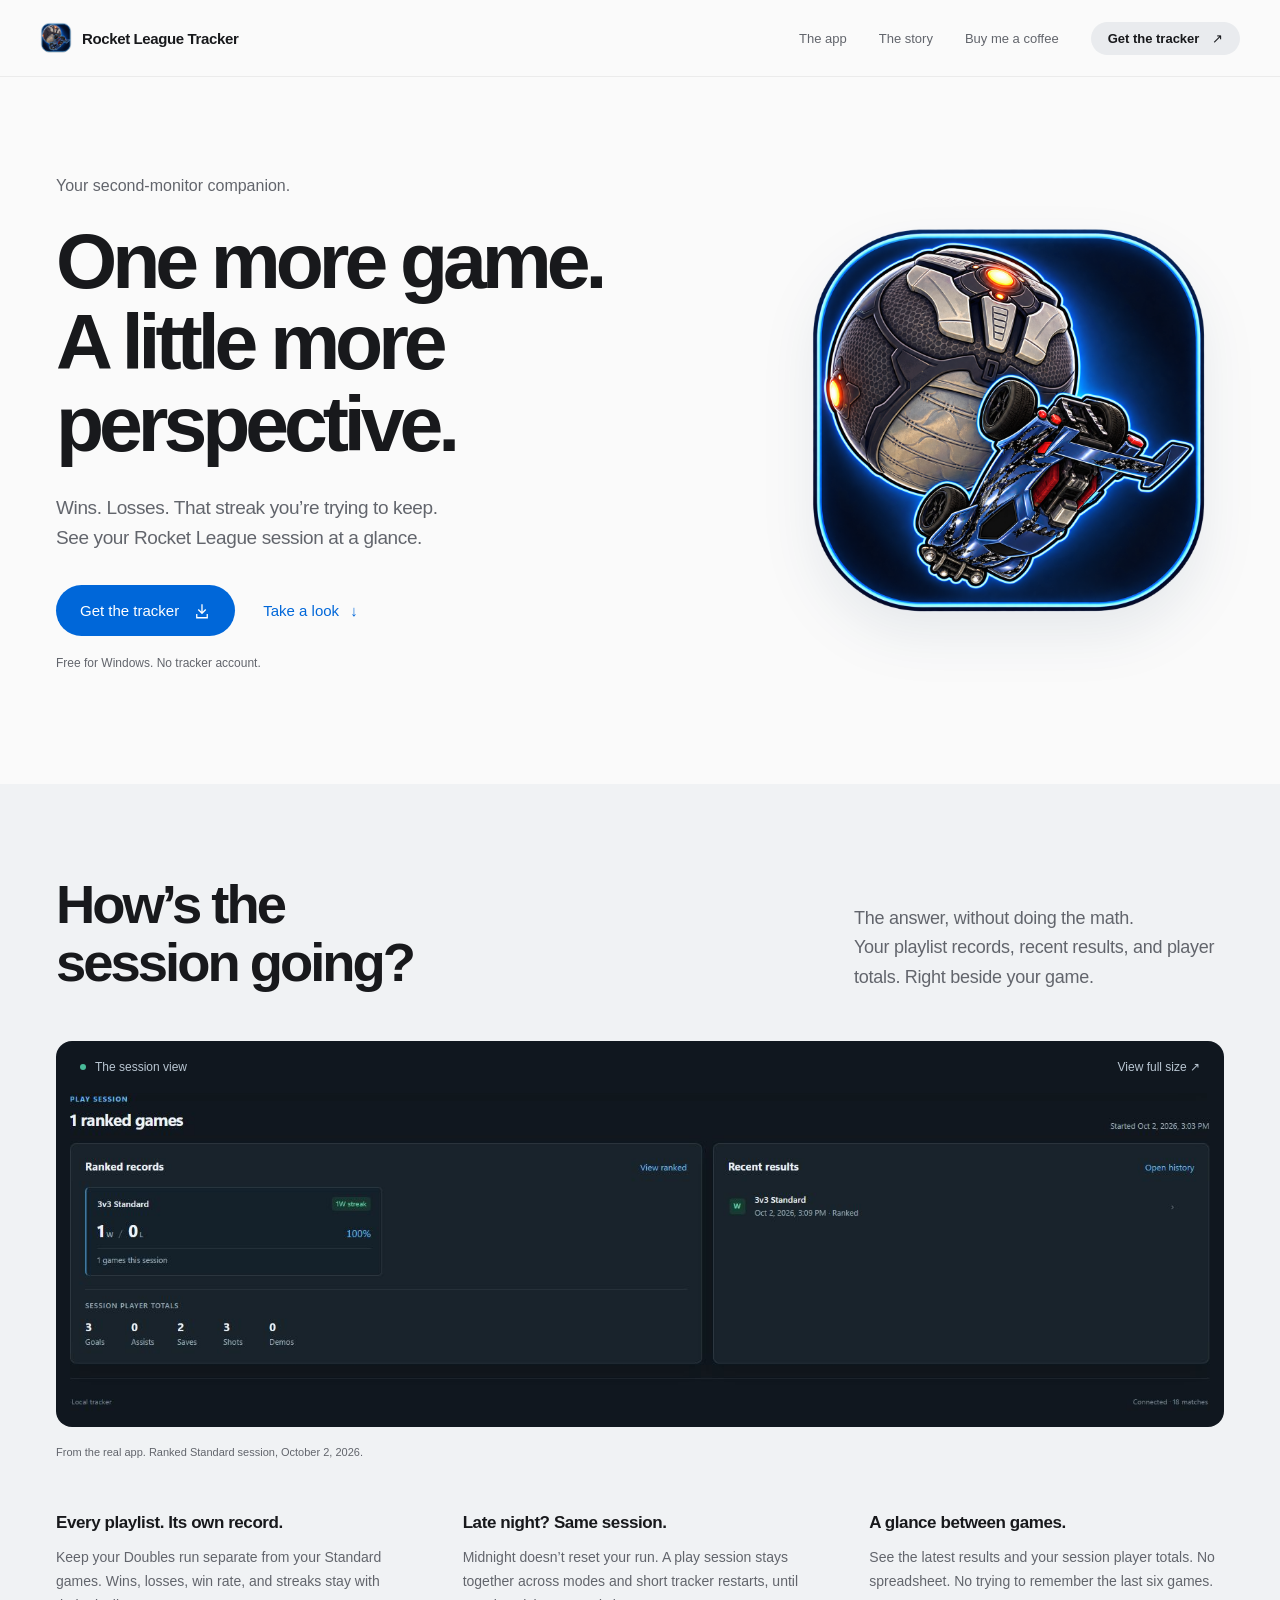
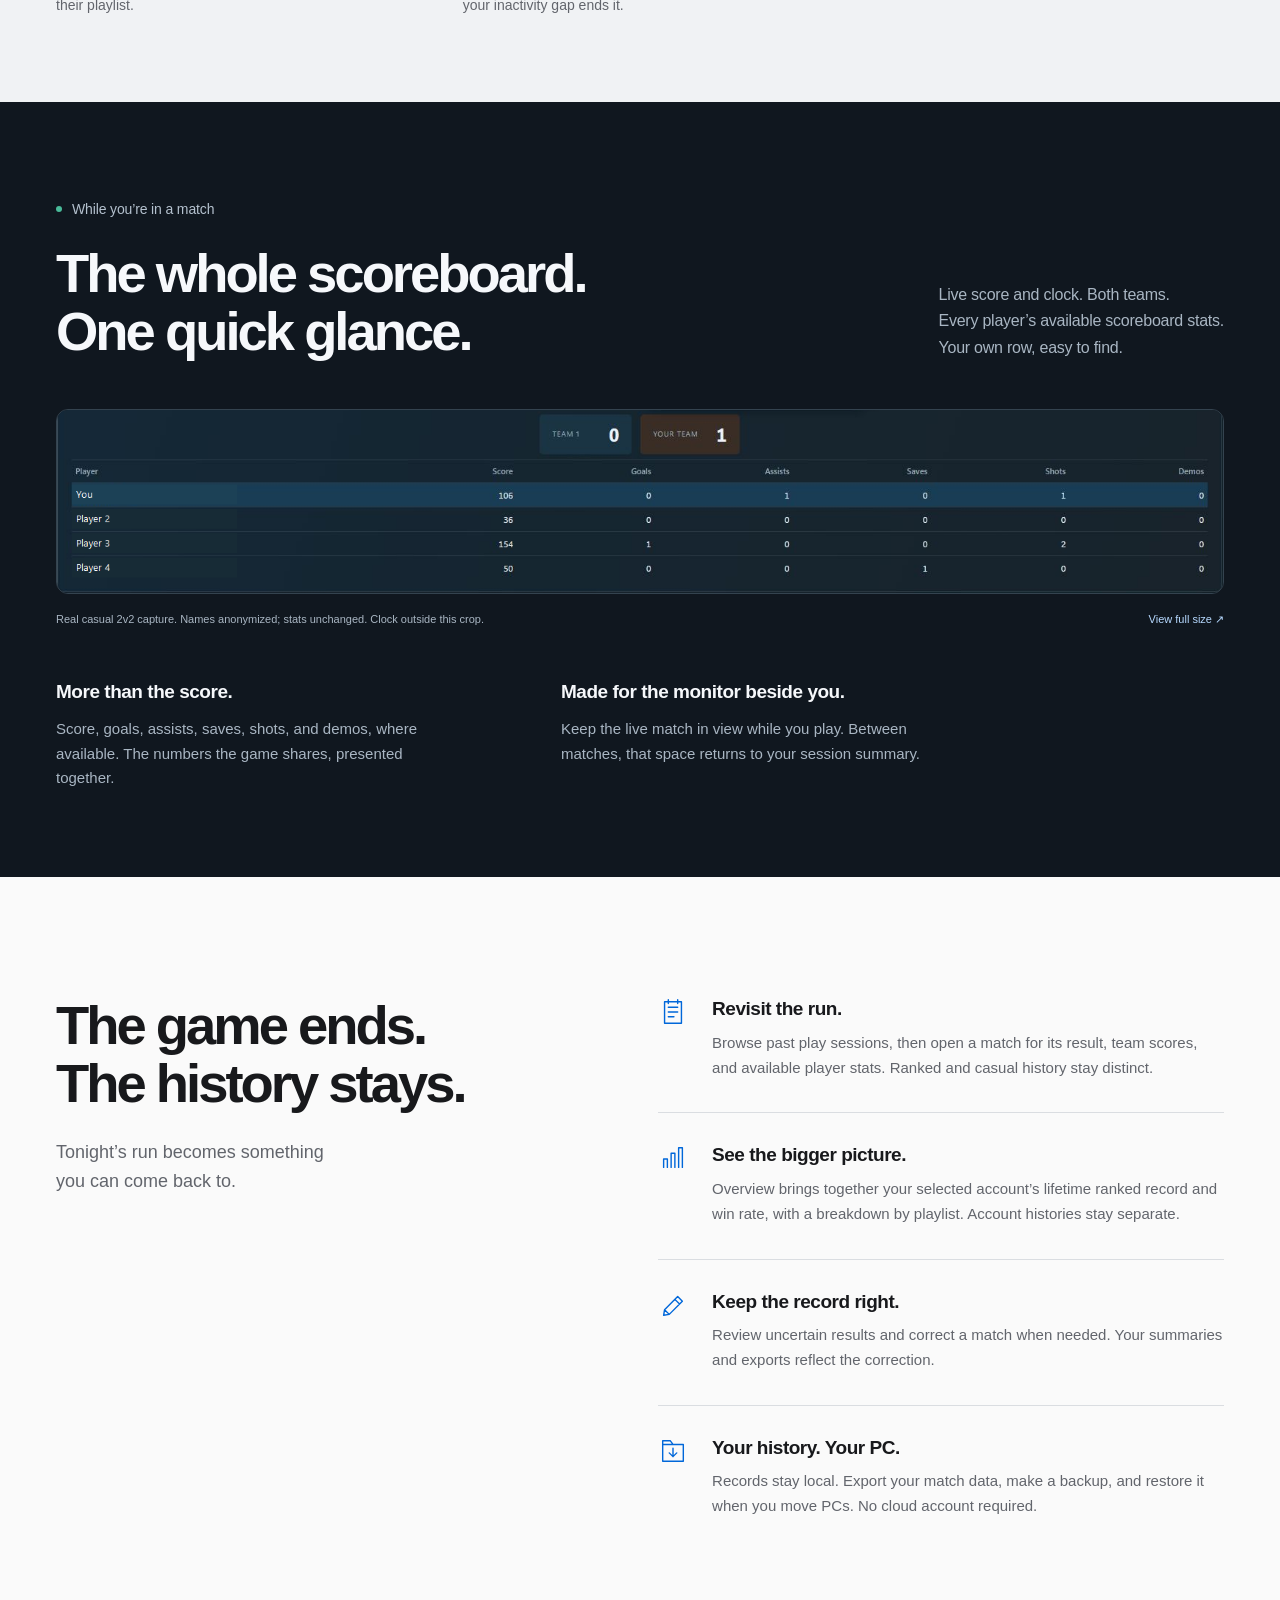
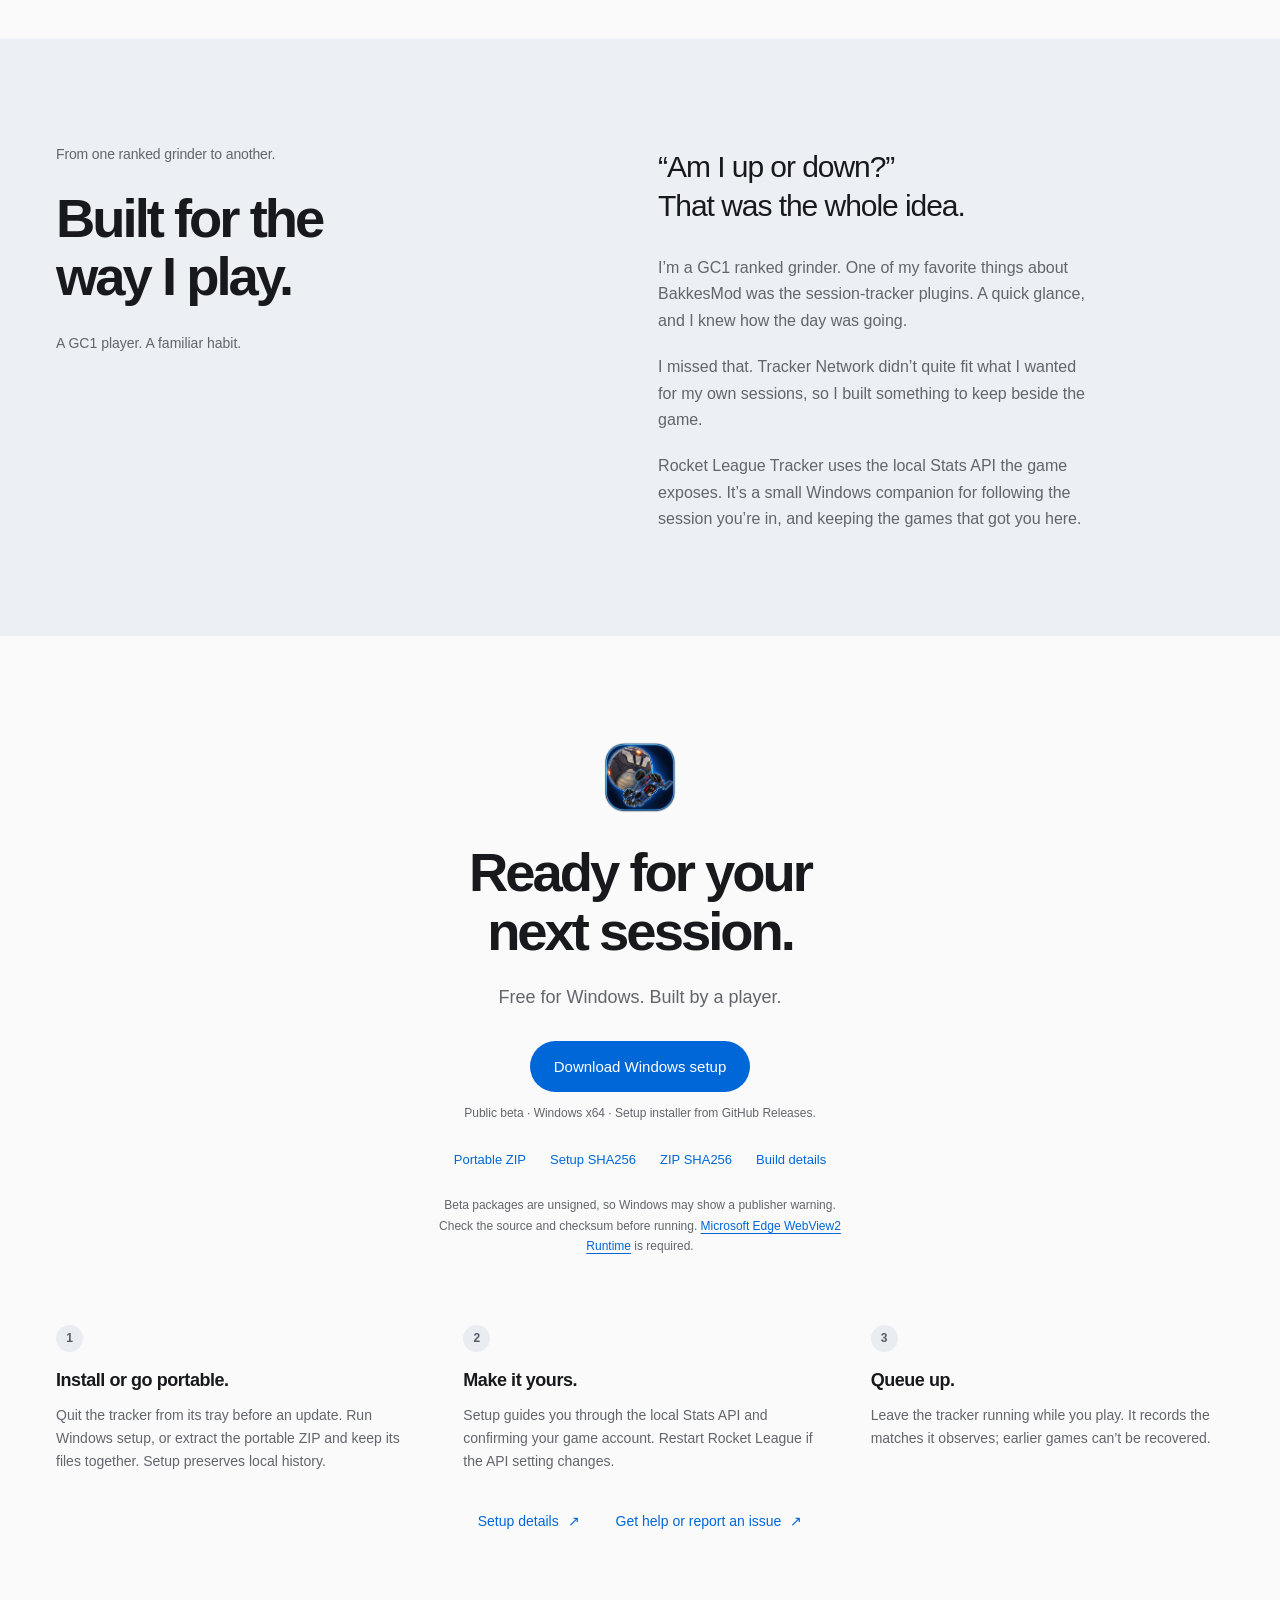
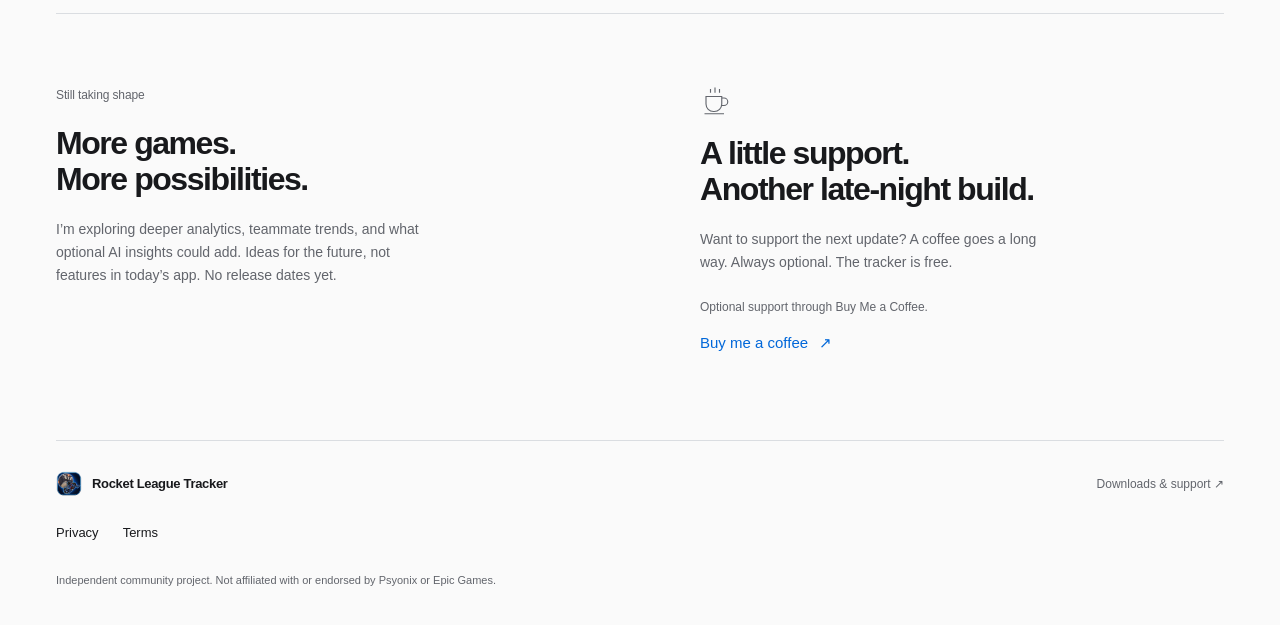
<file: website/index.html>
<!doctype html>
<html lang="en">
<head>
  <meta charset="utf-8">
  <meta name="viewport" content="width=device-width, initial-scale=1">
  <meta name="description" content="For the one-more-game kind of player. A free Windows companion for Rocket League: session records, live scoreboard stats, and a history that stays yours.">
  <meta name="theme-color" content="#fafafa">
  <title>Rocket League Tracker | One more game. A little more perspective.</title>
  <link rel="icon" href="assets/tracker.ico">
  <link rel="stylesheet" href="styles.css">
  <script src="config.js" defer></script>
  <script src="site.js" defer></script>
</head>
<body>
  <a class="skip" href="#main">Skip to content</a>
  <header class="navigation">
    <div class="nav-inner">
      <a class="brand" href="#" aria-label="Rocket League Tracker home"><img src="assets/tracker.png" width="32" height="32" alt=""><span>Rocket League Tracker</span></a>
      <nav aria-label="Main navigation"><a href="#features">The app</a><a href="#story">The story</a><a class="nav-support" id="header-support-link" hidden>Buy me a coffee</a><a class="nav-download" href="#download">Get the tracker <span aria-hidden="true">↗</span></a></nav>
    </div>
  </header>
  <main id="main">
    <section class="hero wrap" aria-labelledby="hero-title">
      <div class="hero-copy">
        <p class="product-name">Your second-monitor companion.</p>
        <h1 id="hero-title">One more game.<br>A little more<br>perspective.</h1>
        <p class="intro">Wins. Losses. That streak you’re trying to keep.<br class="desktop-break"> See your Rocket League session at a glance.</p>
        <div class="hero-actions"><a class="button" href="#download">Get the tracker <svg viewBox="0 0 24 24" width="18" height="18" fill="none" stroke="currentColor" stroke-width="1.7" aria-hidden="true"><path d="M12 3v12m-5-5 5 5 5-5M5 16v5h14v-5"/></svg></a><a class="text-link" href="#features">Take a look <span aria-hidden="true">↓</span></a></div>
        <p class="platform">Free for Windows. No tracker account.</p>
      </div>
      <div class="hero-art"><img src="assets/tracker.png" width="1280" height="1280" fetchpriority="high" alt="Rocket League Tracker icon: a blue car flying toward a metallic ball."></div>
    </section>
    <section class="session-section" id="features" aria-labelledby="session-title">
      <div class="wrap">
        <div class="section-heading"><h2 id="session-title">How’s the<br>session going?</h2><p>The answer, without doing the math.<br>Your playlist records, recent results, and player totals. Right beside your game.</p></div>
        <figure class="product-capture session-capture">
          <div class="capture-topline"><span><span class="status-dot" aria-hidden="true"></span> The session view</span><a href="assets/session-real.png" target="_blank" rel="noopener" aria-label="Open real session capture at full size in a new tab">View full size <span aria-hidden="true">↗</span></a></div>
          <div class="capture-scroll" tabindex="0" role="region" aria-label="Real session screenshot. Scroll horizontally on small screens."><img src="assets/session-real.png" width="1585" height="460" alt="Actual Home session with one ranked Standard win, a one-win streak, player totals, and the recent match." loading="lazy"></div>
          <figcaption>From the real app. Ranked Standard session, October 2, 2026. <span class="swipe-hint">Swipe to explore the panel.</span></figcaption>
        </figure>
        <div class="feature-notes">
          <article><h3>Every playlist. Its own record.</h3><p>Keep your Doubles run separate from your Standard games. Wins, losses, win rate, and streaks stay with their playlist.</p></article>
          <article><h3>Late night? Same session.</h3><p>Midnight doesn’t reset your run. A play session stays together across modes and short tracker restarts, until your inactivity gap ends it.</p></article>
          <article><h3>A glance between games.</h3><p>See the latest results and your session player totals. No spreadsheet. No trying to remember the last six games.</p></article>
        </div>
      </div>
    </section>
    <section class="live-section" aria-labelledby="live-title">
      <div class="wrap">
        <div class="section-heading"><div><p class="section-kicker"><span class="status-dot" aria-hidden="true"></span> While you’re in a match</p><h2 id="live-title">The whole scoreboard.<br>One quick glance.</h2></div><p>Live score and clock. Both teams.<br>Every player’s available scoreboard stats.<br>Your own row, easy to find.</p></div>
        <figure class="product-capture live-capture">
          <div class="capture-scroll" tabindex="0" role="region" aria-label="Real live scoreboard screenshot. Scroll horizontally on small screens."><img src="assets/live-scoreboard.png" width="1585" height="250" alt="Actual casual Doubles live scoreboard: Team 1 trails your team 0–1. Four players with score, goals, assists, saves, shots, and demos. Your row is highlighted." loading="lazy"></div>
          <figcaption>Real casual 2v2 capture. Names anonymized; stats unchanged. Clock outside this crop. <a href="assets/live-scoreboard.png" target="_blank" rel="noopener" aria-label="Open real live scoreboard capture at full size in a new tab">View full size ↗</a><span class="swipe-hint">Swipe to see every stat.</span></figcaption>
        </figure>
        <div class="live-details"><div><h3>More than the score.</h3><p>Score, goals, assists, saves, shots, and demos, where available. The numbers the game shares, presented together.</p></div><div><h3>Made for the monitor beside you.</h3><p>Keep the live match in view while you play. Between matches, that space returns to your session summary.</p></div></div>
      </div>
    </section>
    <section class="history-section wrap" aria-labelledby="history-title">
      <div class="history-intro"><h2 id="history-title">The game ends.<br>The history stays.</h2><p>Tonight’s run becomes something you can come back to.</p></div>
      <div class="history-features">
        <article><svg viewBox="0 0 32 32" aria-hidden="true"><path d="M7 5h18v23H7zM11 11h10M11 16h10M11 21h6M11 3v4M21 3v4"/></svg><div><h3>Revisit the run.</h3><p>Browse past play sessions, then open a match for its result, team scores, and available player stats. Ranked and casual history stay distinct.</p></div></article>
        <article><svg viewBox="0 0 32 32" aria-hidden="true"><path d="M6 26V17h4v9M14 26V11h4v15M22 26V5h4v21"/></svg><div><h3>See the bigger picture.</h3><p>Overview brings together your selected account’s lifetime ranked record and win rate, with a breakdown by playlist. Account histories stay separate.</p></div></article>
        <article><svg viewBox="0 0 32 32" aria-hidden="true"><path d="m7 21-1 6 6-1L26 12l-5-5L7 21Zm11-11 5 5M7 21l5 5"/></svg><div><h3>Keep the record right.</h3><p>Review uncertain results and correct a match when needed. Your summaries and exports reflect the correction.</p></div></article>
        <article><svg viewBox="0 0 32 32" aria-hidden="true"><path d="M5 9h22v18H5zM5 9V5h8l3 4M16 13v9m-4-4 4 4 4-4"/></svg><div><h3>Your history. Your PC.</h3><p>Records stay local. Export your match data, make a backup, and restore it when you move PCs. No cloud account required.</p></div></article>
      </div>
    </section>
    <section class="story-section" id="story" aria-labelledby="story-title">
      <div class="story-inner wrap"><div><p class="section-kicker">From one ranked grinder to another.</p><h2 id="story-title">Built for the<br>way I play.</h2><p class="creator-signature">A GC1 player. A familiar habit.</p></div><div class="story-copy"><p class="story-lead">“Am I up or down?”<br>That was the whole idea.</p><p>I’m a GC1 ranked grinder. One of my favorite things about BakkesMod was the session-tracker plugins. A quick glance, and I knew how the day was going.</p><p>I missed that. Tracker Network didn’t quite fit what I wanted for my own sessions, so I built something to keep beside the game.</p><p>Rocket League Tracker uses the local Stats API the game exposes. It’s a small Windows companion for following the session you’re in, and keeping the games that got you here.</p></div></div>
    </section>
    <section class="setup-section wrap" id="download" aria-labelledby="setup-title">
      <div class="download-heading"><img src="assets/tracker.png" width="76" height="76" alt="" loading="lazy"><h2 id="setup-title">Ready for your<br>next session.</h2><p>Free for Windows. Built by a player.</p><a class="button" id="download-link" href="https://github.com/Garre-tt/RL-tracker-public/releases">Check release availability</a><p class="availability" id="download-status">See available builds on GitHub Releases.</p><div class="release-links"><a id="portable-link" hidden>Portable ZIP</a><a id="setup-checksum-link" hidden>Setup SHA256</a><a id="portable-checksum-link" hidden>ZIP SHA256</a><a id="setup-provenance-link" hidden>Build details</a></div><p class="install-note">Beta packages are unsigned, so Windows may show a publisher warning. Check the source and checksum before running. <a href="https://developer.microsoft.com/microsoft-edge/webview2/">Microsoft Edge WebView2 Runtime</a> is required.</p></div>
      <ol class="setup-steps"><li><h3>Install or go portable.</h3><p>Quit the tracker from its tray before an update. Run Windows setup, or extract the portable ZIP and keep its files together. Setup preserves local history.</p></li><li><h3>Make it yours.</h3><p>Setup guides you through the local Stats API and confirming your game account. Restart Rocket League if the API setting changes.</p></li><li><h3>Queue up.</h3><p>Leave the tracker running while you play. It records the matches it observes; earlier games can’t be recovered.</p></li></ol>
      <div class="setup-links"><a href="https://github.com/Garre-tt/RL-tracker-public#desktop-app">Setup details <span aria-hidden="true">↗</span></a><a href="https://github.com/Garre-tt/RL-tracker-public/issues">Get help or report an issue <span aria-hidden="true">↗</span></a></div>
    </section>
    <section class="project-section wrap" aria-label="The project’s future and optional support">
      <article><p class="section-kicker">Still taking shape</p><h2>More games.<br>More possibilities.</h2><p>I’m exploring deeper analytics, teammate trends, and what optional AI insights could add. Ideas for the future, not features in today’s app. No release dates yet.</p></article>
      <article class="support"><svg class="coffee-icon" viewBox="0 0 40 40" fill="none" stroke="currentColor" stroke-width="1.5" aria-hidden="true"><path d="M8 14h21v10a10 10 0 0 1-10 10h-1A10 10 0 0 1 8 24V14Zm21 2h3a5 5 0 0 1 0 10h-3M6 37h26M14 9V4m6 5V2m6 7V4"/></svg><h2>A little support.<br>Another late-night build.</h2><p>Want to support the next update? A coffee goes a long way. Always optional. The tracker is free.</p><p id="support-status">Optional support through Buy Me a Coffee.</p><a class="text-link" id="support-link" hidden>Buy me a coffee <span aria-hidden="true">↗</span></a></article>
    </section>
  </main>
  <footer class="wrap"><div class="footer-top"><a class="brand" href="#"><img src="assets/tracker.png" width="26" height="26" alt=""><span>Rocket League Tracker</span></a><a href="https://github.com/Garre-tt/RL-tracker-public">Downloads &amp; support <span aria-hidden="true">↗</span></a></div><nav class="legal-links" aria-label="Legal"><a href="privacy.html">Privacy</a><a href="terms.html">Terms</a></nav><p>Independent community project. Not affiliated with or endorsed by Psyonix or Epic Games.</p></footer>
</body>
</html>
</file>
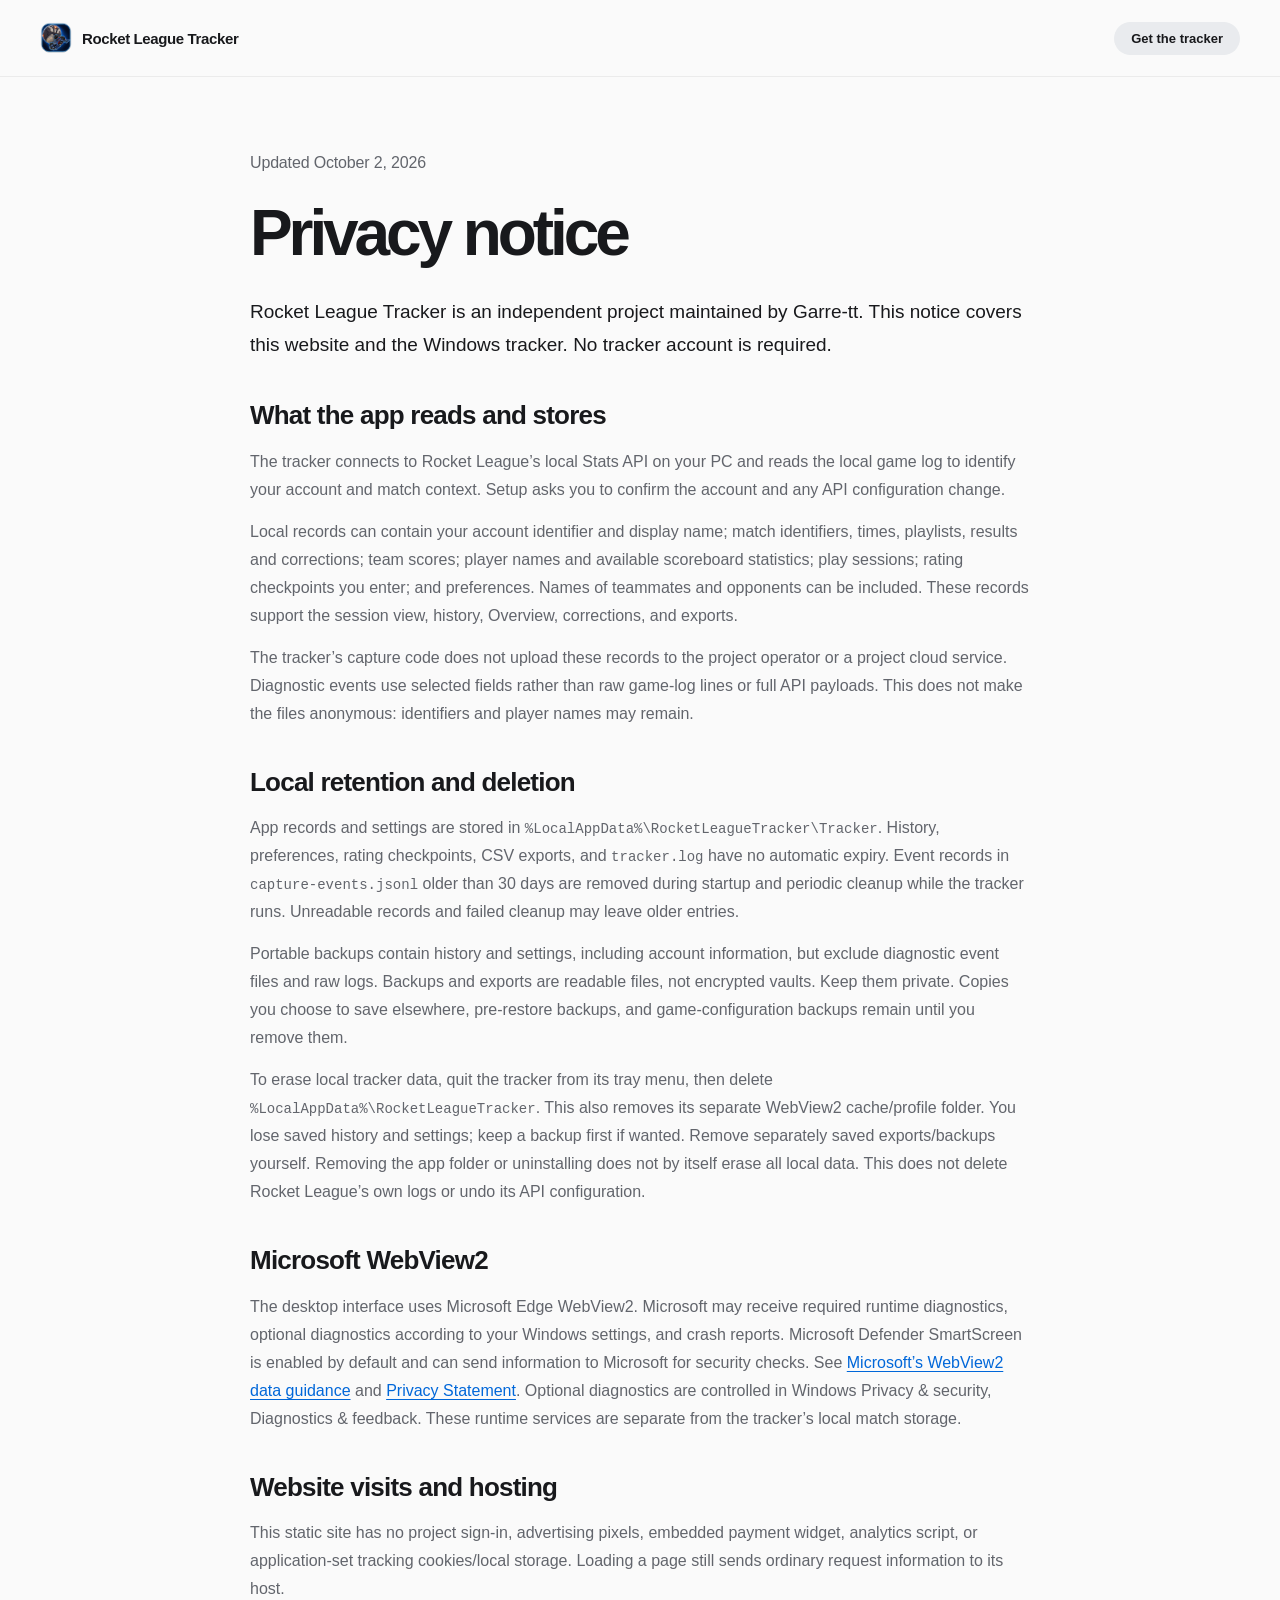
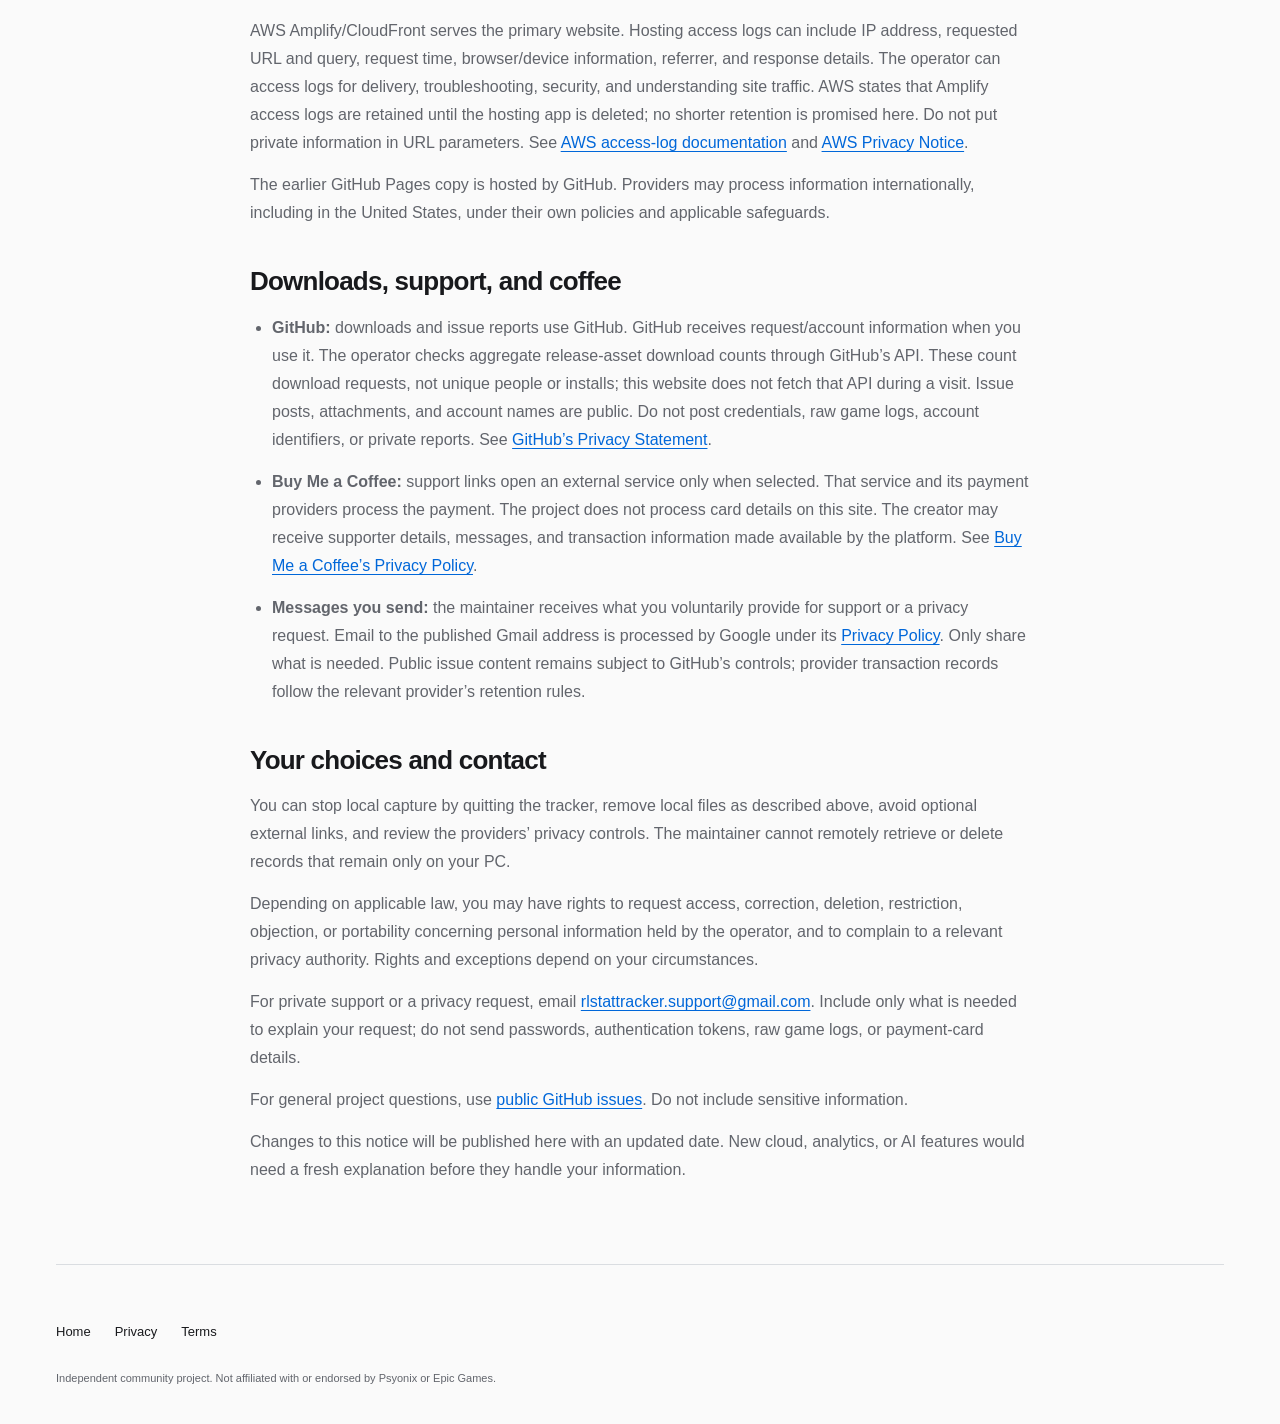
<file: website/privacy.html>
<!doctype html>
<html lang="en"><head><meta charset="utf-8"><meta name="viewport" content="width=device-width, initial-scale=1"><title>Privacy notice | Rocket League Tracker</title><link rel="icon" href="assets/tracker.ico"><link rel="stylesheet" href="styles.css"></head>
<body><a class="skip" href="#main">Skip to content</a><header class="navigation"><div class="nav-inner"><a class="brand" href="index.html"><img src="assets/tracker.png" width="32" height="32" alt=""><span>Rocket League Tracker</span></a><nav aria-label="Main navigation"><a class="nav-download" href="index.html#download">Get the tracker</a></nav></div></header>
<main id="main" class="legal-page wrap"><p class="section-kicker">Updated October 2, 2026</p><h1>Privacy notice</h1><p class="legal-lead">Rocket League Tracker is an independent project maintained by Garre-tt. This notice covers this website and the Windows tracker. No tracker account is required.</p>
<section><h2>What the app reads and stores</h2><p>The tracker connects to Rocket League’s local Stats API on your PC and reads the local game log to identify your account and match context. Setup asks you to confirm the account and any API configuration change.</p><p>Local records can contain your account identifier and display name; match identifiers, times, playlists, results and corrections; team scores; player names and available scoreboard statistics; play sessions; rating checkpoints you enter; and preferences. Names of teammates and opponents can be included. These records support the session view, history, Overview, corrections, and exports.</p><p>The tracker’s capture code does not upload these records to the project operator or a project cloud service. Diagnostic events use selected fields rather than raw game-log lines or full API payloads. This does not make the files anonymous: identifiers and player names may remain.</p></section>
<section><h2>Local retention and deletion</h2><p>App records and settings are stored in <code>%LocalAppData%\RocketLeagueTracker\Tracker</code>. History, preferences, rating checkpoints, CSV exports, and <code>tracker.log</code> have no automatic expiry. Event records in <code>capture-events.jsonl</code> older than 30 days are removed during startup and periodic cleanup while the tracker runs. Unreadable records and failed cleanup may leave older entries.</p><p>Portable backups contain history and settings, including account information, but exclude diagnostic event files and raw logs. Backups and exports are readable files, not encrypted vaults. Keep them private. Copies you choose to save elsewhere, pre-restore backups, and game-configuration backups remain until you remove them.</p><p>To erase local tracker data, quit the tracker from its tray menu, then delete <code>%LocalAppData%\RocketLeagueTracker</code>. This also removes its separate WebView2 cache/profile folder. You lose saved history and settings; keep a backup first if wanted. Remove separately saved exports/backups yourself. Removing the app folder or uninstalling does not by itself erase all local data. This does not delete Rocket League’s own logs or undo its API configuration.</p></section>
<section><h2>Microsoft WebView2</h2><p>The desktop interface uses Microsoft Edge WebView2. Microsoft may receive required runtime diagnostics, optional diagnostics according to your Windows settings, and crash reports. Microsoft Defender SmartScreen is enabled by default and can send information to Microsoft for security checks. See <a href="https://learn.microsoft.com/en-us/microsoft-edge/webview2/concepts/data-privacy">Microsoft’s WebView2 data guidance</a> and <a href="https://privacy.microsoft.com/privacystatement">Privacy Statement</a>. Optional diagnostics are controlled in Windows Privacy &amp; security, Diagnostics &amp; feedback. These runtime services are separate from the tracker’s local match storage.</p></section>
<section><h2>Website visits and hosting</h2><p>This static site has no project sign-in, advertising pixels, embedded payment widget, analytics script, or application-set tracking cookies/local storage. Loading a page still sends ordinary request information to its host.</p><p>AWS Amplify/CloudFront serves the primary website. Hosting access logs can include IP address, requested URL and query, request time, browser/device information, referrer, and response details. The operator can access logs for delivery, troubleshooting, security, and understanding site traffic. AWS states that Amplify access logs are retained until the hosting app is deleted; no shorter retention is promised here. Do not put private information in URL parameters. See <a href="https://docs.aws.amazon.com/amplify/latest/userguide/using-access-logs.html">AWS access-log documentation</a> and <a href="https://aws.amazon.com/privacy/">AWS Privacy Notice</a>.</p><p>The earlier GitHub Pages copy is hosted by GitHub. Providers may process information internationally, including in the United States, under their own policies and applicable safeguards.</p></section>
<section><h2>Downloads, support, and coffee</h2><ul><li><strong>GitHub:</strong> downloads and issue reports use GitHub. GitHub receives request/account information when you use it. The operator checks aggregate release-asset download counts through GitHub’s API. These count download requests, not unique people or installs; this website does not fetch that API during a visit. Issue posts, attachments, and account names are public. Do not post credentials, raw game logs, account identifiers, or private reports. See <a href="https://docs.github.com/en/site-policy/privacy-policies/github-general-privacy-statement">GitHub’s Privacy Statement</a>.</li><li><strong>Buy Me a Coffee:</strong> support links open an external service only when selected. That service and its payment providers process the payment. The project does not process card details on this site. The creator may receive supporter details, messages, and transaction information made available by the platform. See <a href="https://buymeacoffee.com/privacy-policy">Buy Me a Coffee’s Privacy Policy</a>.</li><li><strong>Messages you send:</strong> the maintainer receives what you voluntarily provide for support or a privacy request. Email to the published Gmail address is processed by Google under its <a href="https://policies.google.com/privacy">Privacy Policy</a>. Only share what is needed. Public issue content remains subject to GitHub’s controls; provider transaction records follow the relevant provider’s retention rules.</li></ul></section>
<section><h2 id="contact">Your choices and contact</h2><p>You can stop local capture by quitting the tracker, remove local files as described above, avoid optional external links, and review the providers’ privacy controls. The maintainer cannot remotely retrieve or delete records that remain only on your PC.</p><p>Depending on applicable law, you may have rights to request access, correction, deletion, restriction, objection, or portability concerning personal information held by the operator, and to complain to a relevant privacy authority. Rights and exceptions depend on your circumstances.</p><p>For private support or a privacy request, email <a href="mailto:rlstattracker.support@gmail.com">rlstattracker.support@gmail.com</a>. Include only what is needed to explain your request; do not send passwords, authentication tokens, raw game logs, or payment-card details.</p><p>For general project questions, use <a href="https://github.com/Garre-tt/RL-tracker-public/issues">public GitHub issues</a>. Do not include sensitive information.</p><p>Changes to this notice will be published here with an updated date. New cloud, analytics, or AI features would need a fresh explanation before they handle your information.</p></section></main>
<footer class="wrap"><nav class="legal-links" aria-label="Legal and home"><a href="index.html">Home</a><a href="privacy.html">Privacy</a><a href="terms.html">Terms</a></nav><p>Independent community project. Not affiliated with or endorsed by Psyonix or Epic Games.</p></footer></body></html>
</file>
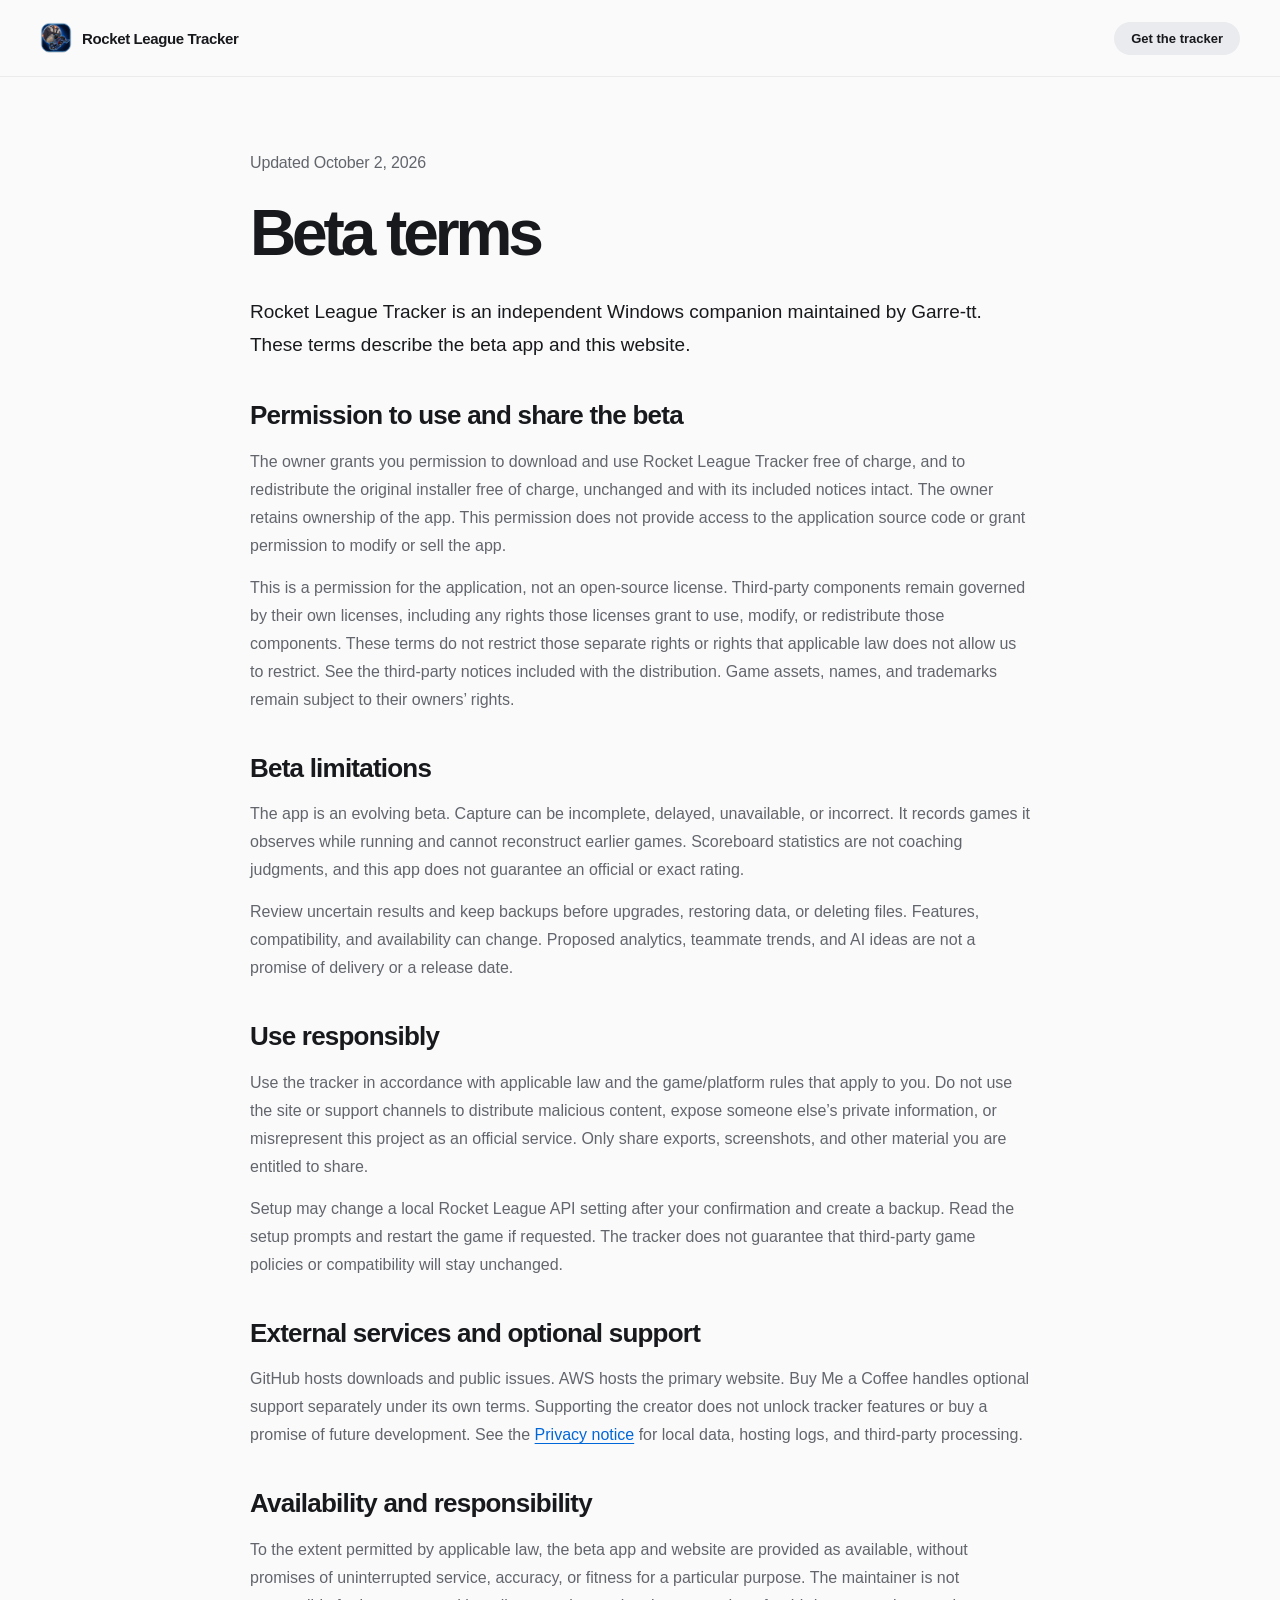
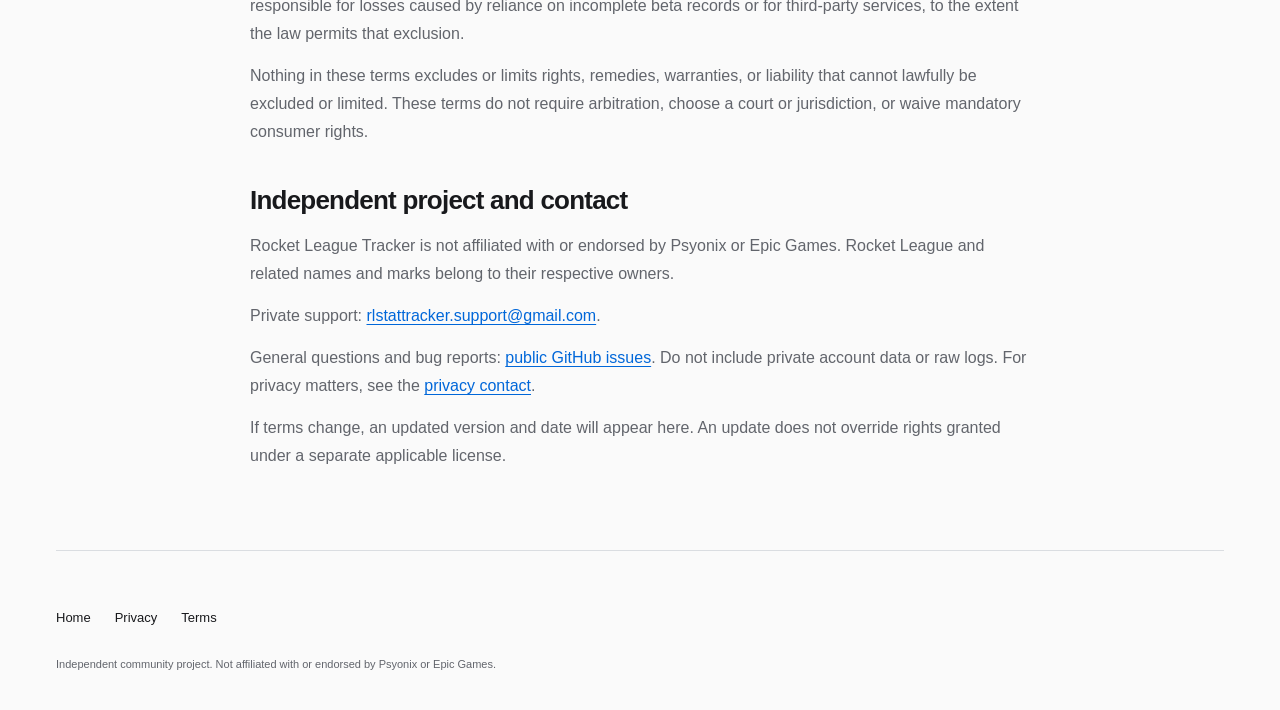
<file: website/terms.html>
<!doctype html>
<html lang="en"><head><meta charset="utf-8"><meta name="viewport" content="width=device-width, initial-scale=1"><title>Beta terms | Rocket League Tracker</title><link rel="icon" href="assets/tracker.ico"><link rel="stylesheet" href="styles.css"></head>
<body><a class="skip" href="#main">Skip to content</a><header class="navigation"><div class="nav-inner"><a class="brand" href="index.html"><img src="assets/tracker.png" width="32" height="32" alt=""><span>Rocket League Tracker</span></a><nav aria-label="Main navigation"><a class="nav-download" href="index.html#download">Get the tracker</a></nav></div></header>
<main id="main" class="legal-page wrap"><p class="section-kicker">Updated October 2, 2026</p><h1>Beta terms</h1><p class="legal-lead">Rocket League Tracker is an independent Windows companion maintained by Garre-tt. These terms describe the beta app and this website.</p>
<section><h2>Permission to use and share the beta</h2><p>The owner grants you permission to download and use Rocket League Tracker free of charge, and to redistribute the original installer free of charge, unchanged and with its included notices intact. The owner retains ownership of the app. This permission does not provide access to the application source code or grant permission to modify or sell the app.</p><p>This is a permission for the application, not an open-source license. Third-party components remain governed by their own licenses, including any rights those licenses grant to use, modify, or redistribute those components. These terms do not restrict those separate rights or rights that applicable law does not allow us to restrict. See the third-party notices included with the distribution. Game assets, names, and trademarks remain subject to their owners’ rights.</p></section>
<section><h2>Beta limitations</h2><p>The app is an evolving beta. Capture can be incomplete, delayed, unavailable, or incorrect. It records games it observes while running and cannot reconstruct earlier games. Scoreboard statistics are not coaching judgments, and this app does not guarantee an official or exact rating.</p><p>Review uncertain results and keep backups before upgrades, restoring data, or deleting files. Features, compatibility, and availability can change. Proposed analytics, teammate trends, and AI ideas are not a promise of delivery or a release date.</p></section>
<section><h2>Use responsibly</h2><p>Use the tracker in accordance with applicable law and the game/platform rules that apply to you. Do not use the site or support channels to distribute malicious content, expose someone else’s private information, or misrepresent this project as an official service. Only share exports, screenshots, and other material you are entitled to share.</p><p>Setup may change a local Rocket League API setting after your confirmation and create a backup. Read the setup prompts and restart the game if requested. The tracker does not guarantee that third-party game policies or compatibility will stay unchanged.</p></section>
<section><h2>External services and optional support</h2><p>GitHub hosts downloads and public issues. AWS hosts the primary website. Buy Me a Coffee handles optional support separately under its own terms. Supporting the creator does not unlock tracker features or buy a promise of future development. See the <a href="privacy.html">Privacy notice</a> for local data, hosting logs, and third-party processing.</p></section>
<section><h2>Availability and responsibility</h2><p>To the extent permitted by applicable law, the beta app and website are provided as available, without promises of uninterrupted service, accuracy, or fitness for a particular purpose. The maintainer is not responsible for losses caused by reliance on incomplete beta records or for third-party services, to the extent the law permits that exclusion.</p><p>Nothing in these terms excludes or limits rights, remedies, warranties, or liability that cannot lawfully be excluded or limited. These terms do not require arbitration, choose a court or jurisdiction, or waive mandatory consumer rights.</p></section>
<section><h2>Independent project and contact</h2><p>Rocket League Tracker is not affiliated with or endorsed by Psyonix or Epic Games. Rocket League and related names and marks belong to their respective owners.</p><p>Private support: <a href="mailto:rlstattracker.support@gmail.com">rlstattracker.support@gmail.com</a>.</p><p>General questions and bug reports: <a href="https://github.com/Garre-tt/RL-tracker-public/issues">public GitHub issues</a>. Do not include private account data or raw logs. For privacy matters, see the <a href="privacy.html#contact">privacy contact</a>.</p><p>If terms change, an updated version and date will appear here. An update does not override rights granted under a separate applicable license.</p></section></main>
<footer class="wrap"><nav class="legal-links" aria-label="Legal and home"><a href="index.html">Home</a><a href="privacy.html">Privacy</a><a href="terms.html">Terms</a></nav><p>Independent community project. Not affiliated with or endorsed by Psyonix or Epic Games.</p></footer></body></html>
</file>
<file: website/styles.css>
:root{
  color-scheme:light;
  --paper:#fafafa;
  --mist:#f0f2f4;
  --ink:#18191c;
  --secondary:#62656c;
  --blue:#0067d9;
  --line:#dadde1;
  --night:#10171f;
  font-family:-apple-system,BlinkMacSystemFont,"Segoe UI Variable Display","Segoe UI",sans-serif;
  font-synthesis:none
}
*{
  box-sizing:border-box
}
html{
  scroll-behavior:smooth;
  scroll-padding-top:88px
}
body{
  margin:0;
  background:var(--paper);
  color:var(--ink);
  -webkit-font-smoothing:antialiased
}
a{
  color:inherit;
  text-decoration:none
}
a:hover{
  text-decoration:underline;
  text-underline-offset:4px
}
a:focus-visible,[tabindex]:focus-visible{
  outline:3px solid var(--blue);
  outline-offset:6px
}
img{
  max-width:100%;
  height:auto
}
svg{
  flex-shrink:0
}
h1,h2,h3,p,figure{
  margin:0
}
h1,h2,h3{
  text-wrap:balance
}
p{
  line-height:1.65
}
h2{
  font-size:clamp(36px,4.25vw,60px);
  font-weight:600;
  letter-spacing:-.055em;
  line-height:1.07
}
h3{
  font-size:19px;
  font-weight:600;
  letter-spacing:-.025em;
  line-height:1.3
}
.wrap{
  width:min(1180px,calc(100% - 112px));
  margin-inline:auto
}
[hidden]{
  display:none!important
}
.skip{
  position:fixed;
  top:-80px;
  left:16px;
  z-index:10;
  background:white;
  padding:12px 20px
}
.skip:focus{
  top:12px
}
.navigation{
  position:sticky;
  top:0;
  z-index:5;
  background:rgba(250,250,250,.94);
  border-bottom:1px solid #18191c10;
  backdrop-filter:blur(16px)
}
.nav-inner{
  width:min(1280px,calc(100% - 80px));
  margin:auto;
  min-height:76px;
  display:flex;
  align-items:center;
  justify-content:space-between;
  gap:24px
}
.brand{
  display:inline-flex;
  align-items:center;
  gap:10px;
  font-size:15px;
  font-weight:600;
  letter-spacing:-.025em
}
.brand img{
  object-fit:contain
}
.navigation nav{
  display:flex;
  align-items:center;
  gap:32px;
  font-size:13px
}
.navigation nav>a:not(.nav-download){
  color:var(--secondary)
}
.nav-download{
  background:#e9ebee;
  border-radius:24px;
  padding:9px 17px;
  font-weight:600
}
.nav-download span{
  margin-left:9px
}
.nav-support{
  display:inline-flex;
  align-items:center;
  min-height:44px
}
.hero{
  display:grid;
  grid-template-columns:1.5fr 1fr;
  align-items:center;
  gap:48px;
  padding-block:96px 110px
}
.product-name{
  font-size:16px;
  font-weight:500;
  margin-bottom:22px;
  color:var(--secondary)
}
h1{
  font-size:clamp(58px,6.15vw,88px);
  line-height:1.03;
  letter-spacing:-.064em;
  font-weight:600
}
.intro{
  margin-top:28px;
  color:var(--secondary);
  font-size:19px;
  line-height:1.6;
  letter-spacing:-.02em
}
.hero-actions{
  display:flex;
  align-items:center;
  gap:28px;
  margin-top:32px
}
.button{
  display:inline-flex;
  align-items:center;
  justify-content:center;
  gap:14px;
  background:var(--blue);
  color:white;
  font-size:15px;
  line-height:1.4;
  font-weight:500;
  padding:15px 24px;
  border-radius:28px;
  min-height:48px
}
.button:hover{
  background:#005abd;
  text-decoration:none
}
.text-link{
  font-size:15px;
  color:var(--blue);
  font-weight:500
}
.text-link span{
  margin-left:7px
}
.platform{
  font-size:12px;
  color:var(--secondary);
  margin-top:18px
}
.hero-art{
  position:relative;
  max-width:430px;
  justify-self:end
}
.hero-art img{
  display:block;
  width:100%;
  filter:drop-shadow(0 24px 26px #00264c14)
}
.section-heading{
  display:flex;
  align-items:end;
  justify-content:space-between;
  gap:64px;
  margin-bottom:48px
}
.section-heading>p{
  max-width:370px;
  color:var(--secondary);
  font-size:18px;
  letter-spacing:-.015em
}
.session-section{
  background:var(--mist);
  padding-block:92px 84px
}
.product-capture{
  margin:0
}
.capture-topline{
  display:flex;
  justify-content:space-between;
  align-items:center;
  gap:20px;
  font-size:12px;
  color:#b9c6d2;
  background:var(--night);
  padding:19px 24px;
  border-radius:16px 16px 0 0
}
.capture-topline>span{
  display:flex;
  gap:9px;
  align-items:center
}
.capture-topline a{
  color:#b9c6d2
}
.status-dot{
  display:inline-block;
  width:6px;
  height:6px;
  border-radius:50%;
  background:#49ba99;
  flex-shrink:0
}
.capture-scroll{
  overflow-x:auto;
  overscroll-behavior-x:contain;
  scrollbar-color:#60788e #17212b;
  scrollbar-width:thin;
  background:var(--night)
}
.capture-scroll img{
  display:block;
  width:100%;
  height:auto;
  max-width:none
}
.session-capture .capture-scroll{
  border-radius:0 0 16px 16px;
  padding:0 14px 4px
}
.product-capture figcaption{
  font-size:11px;
  color:var(--secondary);
  margin-top:16px;
  line-height:1.7
}
.swipe-hint{
  display:none
}
.feature-notes{
  display:grid;
  grid-template-columns:repeat(3,1fr);
  gap:52px;
  margin-top:50px
}
.feature-notes h3{
  font-size:17px;
  margin-bottom:12px
}
.feature-notes p{
  font-size:14px;
  color:var(--secondary);
  line-height:1.7
}
.live-section{
  background:var(--night);
  color:#f6f8fb;
  padding-block:96px 86px
}
.section-kicker{
  font-size:14px;
  font-weight:500;
  margin-bottom:24px;
  letter-spacing:-.01em
}
.live-section .section-kicker{
  display:flex;
  align-items:center;
  gap:10px;
  color:#b4c1ce
}
.live-section .section-heading>p{
  color:#a9b6c3;
  font-size:16px;
  max-width:320px
}
.live-capture .capture-scroll{
  border:1px solid #34434f;
  border-radius:12px
}
.live-capture figcaption{
  color:#a9b6c3
}
.live-capture figcaption a{
  float:right;
  color:#b6d9ff;
  margin-left:12px
}
.live-details{
  display:grid;
  grid-template-columns:1fr 1fr;
  gap:80px;
  margin-top:52px;
  max-width:930px
}
.live-details h3{
  font-size:19px;
  margin-bottom:12px
}
.live-details p{
  font-size:15px;
  color:#a9b6c3;
  max-width:44ch
}
.history-section{
  padding-block:120px;
  display:grid;
  grid-template-columns:1fr 1.15fr;
  gap:110px
}
.history-intro>p{
  color:var(--secondary);
  font-size:18px;
  margin-top:24px;
  max-width:28ch
}
.history-features{
  display:grid;
  gap:32px
}
.history-features article{
  display:flex;
  gap:24px
}
.history-features article+article{
  padding-top:30px;
  border-top:1px solid var(--line)
}
.history-features svg{
  width:30px;
  height:30px;
  fill:none;
  stroke:var(--blue);
  stroke-width:1.5;
  stroke-linecap:round;
  stroke-linejoin:round
}
.history-features h3{
  margin-bottom:9px
}
.history-features p{
  color:var(--secondary);
  font-size:15px
}
.story-section{
  background:#eceff3;
  padding-block:104px
}
.story-inner{
  display:grid;
  grid-template-columns:1fr 1.15fr;
  gap:110px
}
.story-section .section-kicker{
  color:var(--secondary)
}
.creator-signature{
  font-size:14px;
  color:var(--secondary);
  margin-top:26px
}
.story-copy{
  padding-top:4px
}
.story-copy .story-lead{
  font-size:30px;
  font-weight:500;
  letter-spacing:-.035em;
  line-height:1.3;
  color:var(--ink);
  margin-bottom:30px
}
.story-copy p{
  font-size:16px;
  color:var(--secondary);
  max-width:49ch
}
.story-copy p+p{
  margin-top:20px
}
.setup-section{
  padding-block:104px 84px
}
.download-heading{
  text-align:center
}
.download-heading>img{
  margin-bottom:24px
}
.download-heading>p:not(.availability){
  font-size:18px;
  color:var(--secondary);
  margin-top:22px
}
.download-heading .button{
  margin-top:28px
}
.availability{
  font-size:12px;
  color:var(--secondary);
  margin-top:12px
}
.setup-steps{
  list-style:none;
  counter-reset:setup;
  display:grid;
  grid-template-columns:repeat(3,1fr);
  gap:54px;
  padding:0;
  margin:68px 0 0
}
.setup-steps li{
  counter-increment:setup;
  position:relative;
  padding-top:44px
}
.setup-steps li::before{
  content:counter(setup);
  position:absolute;
  top:0;
  left:0;
  font-size:12px;
  font-weight:600;
  background:#e9ecf0;
  color:#555c65;
  width:27px;
  height:27px;
  border-radius:50%;
  display:grid;
  place-items:center
}
.setup-steps h3{
  font-size:18px;
  margin-bottom:12px
}
.setup-steps p{
  font-size:14px;
  color:var(--secondary)
}
.setup-links{
  display:flex;
  justify-content:center;
  gap:36px;
  margin-top:40px;
  color:var(--blue);
  font-size:14px
}
.setup-links span{
  margin-left:5px
}
.project-section{
  border-top:1px solid var(--line);
  padding-block:72px 88px;
  display:grid;
  grid-template-columns:1fr 1fr;
  gap:120px
}
.project-section h2{
  font-size:32px;
  letter-spacing:-.045em;
  line-height:1.12;
  margin-bottom:20px
}
.project-section .section-kicker{
  font-size:12px;
  color:var(--secondary);
  margin-bottom:20px
}
.project-section article>p:not(.section-kicker){
  font-size:14px;
  color:var(--secondary);
  max-width:47ch
}
.coffee-icon{
  width:30px;
  height:30px;
  margin-bottom:16px;
  color:#62656c
}
.support #support-status{
  margin-top:24px;
  font-size:12px
}
.support #support-link{
  display:inline-block;
  margin-top:16px
}
footer{
  border-top:1px solid var(--line);
  padding-block:30px 36px
}
.footer-top{
  display:flex;
  align-items:center;
  justify-content:space-between;
  gap:24px
}
.footer-top>.brand{
  font-size:13px
}
.footer-top>a:last-child{
  font-size:12px;
  color:var(--secondary)
}
footer>p{
  font-size:11px;
  color:var(--secondary);
  margin-top:22px
}
@media(min-width:1500px){
  .hero{
    padding-block:112px 128px
  }
  .hero-art{
    max-width:445px
  }
}
@media(max-width:1000px){
  .wrap{
    width:calc(100% - 64px)
  }
  .nav-inner{
    width:calc(100% - 48px)
  }
  .hero{
    gap:24px;
    padding-block:76px 88px
  }
  h1{
    font-size:clamp(46px,6.15vw,64px)
  }
  .hero-art{
    max-width:330px
  }
  .intro{
    font-size:17px
  }
  .history-section,.story-inner{
    gap:60px;
    grid-template-columns:1fr 1.15fr
  }
  .feature-notes{
    gap:30px
  }
  .section-heading{
    gap:32px
  }
  .section-heading>p{
    max-width:300px;
    font-size:16px
  }
  .project-section{
    gap:70px
  }
  .live-details{
    gap:50px
  }
}
@media(max-width:720px){
  html{
    scroll-padding-top:120px
  }
  .wrap{
    width:calc(100% - 40px)
  }
  .nav-inner{
    width:calc(100% - 32px);
    min-height:64px;
    gap:8px;
    flex-wrap:wrap;
    padding-block:12px
  }
  .brand{
    font-size:13px;
    gap:7px
  }
  .brand img{
    width:27px;
    height:27px
  }
  .navigation nav{
    gap:18px;
    width:100%;
    justify-content:space-between
  }
  .navigation nav>a:not(.nav-download):not(.nav-support){
    display:none
  }
  .nav-download{
    font-size:11px;
    padding:9px 12px
  }
  .nav-download span{
    display:none
  }
  .hero{
    padding-block:44px 54px;
    grid-template-columns:1fr;
    gap:30px
  }
  .hero-copy{
    order:2
  }
  .hero-art{
    width:140px;
    justify-self:start
  }
  .product-name{
    font-size:13px;
    margin-bottom:17px
  }
  h1{
    font-size:clamp(44px,9.5vw,65px);
    letter-spacing:-.058em;
    line-height:1.05
  }
  .intro{
    font-size:16px;
    max-width:36ch;
    margin-top:22px
  }
  .desktop-break{
    display:none
  }
  .hero-actions{
    margin-top:26px;
    gap:24px
  }
  .hero-actions .button{
    font-size:14px;
    padding:14px 21px
  }
  .hero-actions .text-link{
    font-size:14px
  }
  .platform{
    font-size:11px;
    margin-top:16px
  }
  h2{
    font-size:38px
  }
  .section-heading{
    display:block;
    margin-bottom:30px
  }
  .section-heading>p{
    max-width:36ch;
    margin-top:22px;
    font-size:16px
  }
  .session-section{
    padding-block:56px 52px
  }
  .capture-topline{
    padding:15px 16px;
    font-size:11px;
    border-radius:11px 11px 0 0
  }
  .session-capture .capture-scroll{
    padding-inline:10px;
    border-radius:0 0 11px 11px
  }
  .session-capture .capture-scroll img{
    width:820px
  }
  .product-capture figcaption{
    font-size:11px;
    margin-top:12px
  }
  .swipe-hint{
    display:block;
    margin-top:3px
  }
  .feature-notes{
    grid-template-columns:1fr;
    gap:25px;
    margin-top:32px
  }
  .feature-notes h3{
    font-size:17px;
    margin-bottom:7px
  }
  .feature-notes p{
    max-width:54ch
  }
  .live-section{
    padding-block:56px
  }
  .section-kicker{
    font-size:12px;
    margin-bottom:20px
  }
  .live-section .section-heading>p{
    font-size:15px;
    max-width:36ch
  }
  .live-capture .capture-scroll img{
    width:900px
  }
  .live-capture figcaption a{
    float:none;
    display:block;
    margin:6px 0
  }
  .live-details{
    grid-template-columns:1fr;
    gap:26px;
    margin-top:34px
  }
  .live-details h3{
    font-size:18px;
    margin-bottom:8px
  }
  .live-details p{
    font-size:14px;
    max-width:52ch
  }
  .history-section{
    padding-block:60px;
    grid-template-columns:1fr;
    gap:40px
  }
  .history-intro>p{
    font-size:16px;
    max-width:35ch;
    margin-top:20px
  }
  .history-features{
    gap:24px
  }
  .history-features article{
    gap:17px
  }
  .history-features article+article{
    padding-top:24px
  }
  .history-features h3{
    font-size:18px
  }
  .history-features p{
    font-size:14px
  }
  .history-features svg{
    width:26px;
    height:26px
  }
  .story-section{
    padding-block:56px
  }
  .story-inner{
    grid-template-columns:1fr;
    gap:34px
  }
  .creator-signature{
    margin-top:20px;
    font-size:12px
  }
  .story-copy .story-lead{
    font-size:27px;
    margin-bottom:22px
  }
  .story-copy p{
    font-size:15px
  }
  .setup-section{
    padding-block:60px 48px
  }
  .download-heading>img{
    width:64px;
    height:64px;
    margin-bottom:22px
  }
  .download-heading>p:not(.availability){
    font-size:16px;
    margin-top:20px
  }
  .setup-steps{
    grid-template-columns:1fr;
    gap:26px;
    margin-top:44px
  }
  .setup-steps li{
    padding:0 0 0 43px
  }
  .setup-steps h3{
    font-size:17px;
    margin-bottom:7px
  }
  .setup-links{
    flex-direction:column;
    align-items:center;
    gap:18px;
    margin-top:32px;
    font-size:13px
  }
  .project-section{
    padding-block:42px 48px;
    grid-template-columns:1fr;
    gap:42px
  }
  .project-section h2{
    font-size:30px
  }
  .project-section article>p:not(.section-kicker){
    max-width:55ch
  }
  .project-section article+article{
    border-top:1px solid var(--line);
    padding-top:38px
  }
  .footer-top{
    align-items:start;
    flex-direction:column;
    gap:18px
  }
  footer{
    padding-block:24px 28px
  }
  footer>p{
    font-size:10px;
    margin-top:20px;
    max-width:52ch
  }
}
@media(prefers-reduced-motion:reduce){
  html{
    scroll-behavior:auto
  }
}

/* Shared legal pages and site footer navigation. */
.legal-links{display:flex;gap:24px;flex-wrap:wrap;font-size:13px;margin-top:20px}
.legal-links a{min-height:32px;display:inline-flex;align-items:center}
.legal-page{max-width:780px;padding-block:72px 80px}
.legal-page h1{font-size:clamp(42px,6vw,64px);margin-bottom:28px}
.legal-page .legal-lead{font-size:19px;color:var(--ink)}
.legal-page section{margin-top:38px}
.legal-page h2{font-size:26px;letter-spacing:-.03em;line-height:1.25;margin-bottom:16px}
.legal-page p,.legal-page li{font-size:16px;color:var(--secondary);line-height:1.75}
.legal-page p+p,.legal-page li+li{margin-top:14px}
.legal-page ul{padding-left:22px}
.legal-page a{color:var(--blue);text-decoration:underline;text-underline-offset:3px}
.legal-page code{font-size:14px;overflow-wrap:anywhere}
@media(max-width:720px){.legal-page{padding-block:44px 52px}.legal-page p,.legal-page li{font-size:15px}.legal-page h2{font-size:24px}}

.release-links{display:flex;justify-content:center;flex-wrap:wrap;gap:12px 24px;margin-top:20px;color:var(--blue);font-size:13px}
.release-links a{display:inline-flex;align-items:center;min-height:32px}
.download-heading>p.install-note{max-width:62ch;margin:20px auto 0;font-size:12px;line-height:1.7;color:var(--secondary)}
.install-note a{color:var(--blue);text-decoration:underline;text-underline-offset:3px}
</file>
